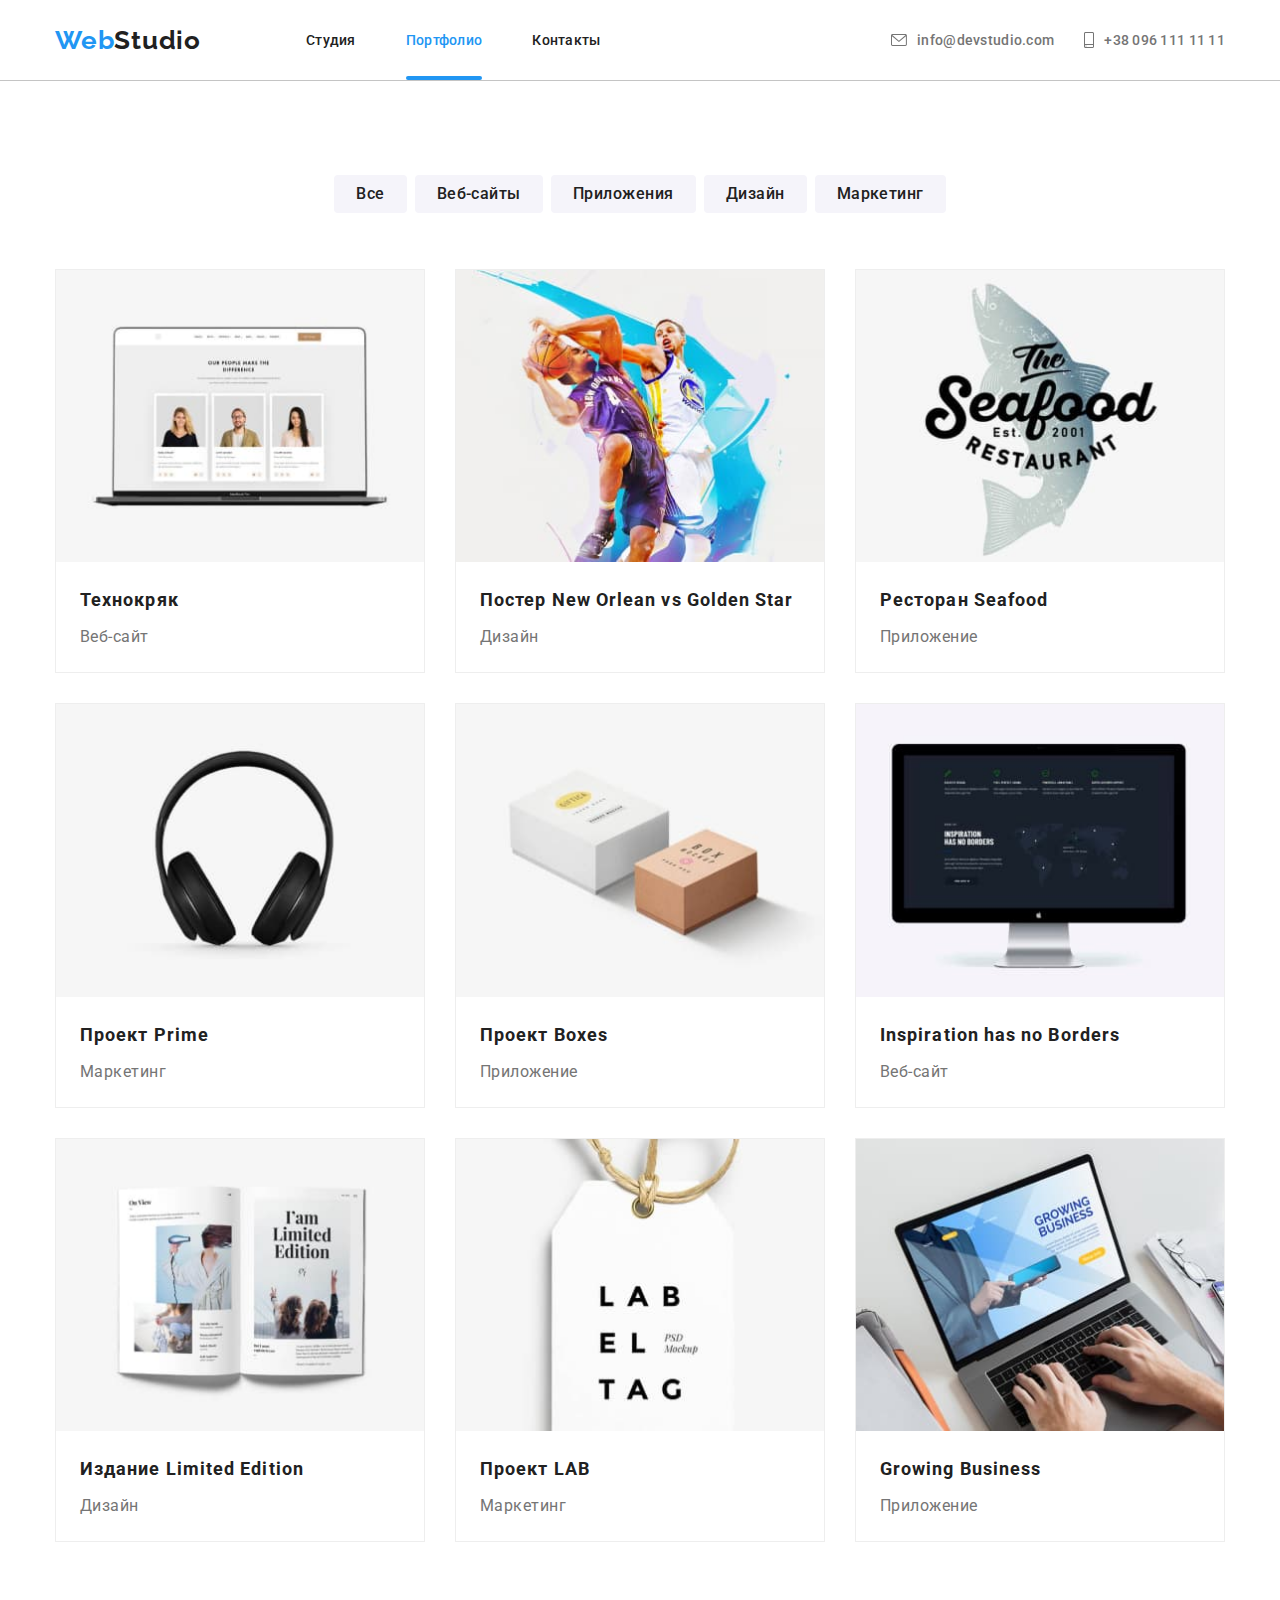
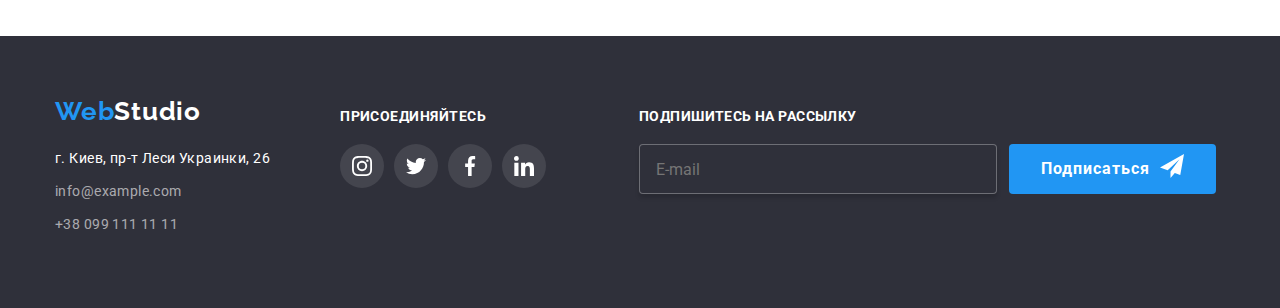
<file: portfolio.html>
<!DOCTYPE html>
<html lang="ru">

<head>
    <meta charset="UTF-8">
    <meta http-equiv="X-UA-Compatible" content="IE=edge">
    <meta name="viewport" content="width=device-width, initial-scale=1.0">
    <title>Document</title>
    <link
        href="https://fonts.googleapis.com/css2?family=Raleway:wght@700&family=Roboto:wght@400;500;700;900&display=swap"
        rel="stylesheet">
    <link rel="stylesheet"
        href="https://cdnjs.cloudflare.com/ajax/libs/modern-normalize/1.1.0/modern-normalize.min.css">
        <link rel="stylesheet" href="./css/main.min.css">

</head>

<body>
    <!-- Header -->
    <header class="header ">
        <div class="container header__container">
            <div class="header__block ">
                <a class="logo" href="index.html">
                    <span class="logo__part">Web</span>Studio
                </a>
                <button class="header__open-btn js-open-menu">
                    <svg class="header__icon" width='40' height='40'>
                        <use href="./images/icons.svg#icon-menu"></use>
                    </svg>
                </button>
            </div>
    
            <nav class="header__nav">
                <ul class="header__list">
                    <li class="header__item">
                        <a class="link " href="./index.html">Студия</a>
                    </li>
                    <li class="header__item">
                        <a class="link current" href="./portfolio.html">Портфолио</a>
                    </li>
                    <li class="header__item">
                        <a class="link" href="">Контакты</a>
                    </li>
                </ul>
            </nav>
            <ul class="contacts">
                <li class="header__item contacts__item">
                    <a class="link contacts__link contact" href="mailto:info@devstudio.com">
                        <svg class="envelope contact-icon">
                            <use href="./images/icons.svg#icon-envelope"></use>
                        </svg>
                        info@devstudio.com
                    </a>
                </li>
                <li class="header__item contacts__item">
    
                    <a class="link contacts__link" href="tel:+380961111111"><svg class="smartphone contact-icon ">
                            <use href="./images/icons.svg#icon-smartphone"></use>
                        </svg>
                        +38 096 111 11 11
                    </a>
                </li>
            </ul>
        </div>
        <div class="mob-menu js-menu-container">
            <button class="mob-menu__btn js-close-menu">
                <svg class="mob-menu__icon-close" width="40" height="40">
                    <use href="./images/icons.svg#icon-close"></use>
                </svg>
            </button>
            <div class="mob-menu__wraper">
                <ul class="mob-menu__list">
                    <li class="mob-menu__item">
                        <a href="./index.html" class="mob-menu__link ">
                            Студия
                        </a>
                    </li>
                    <li class="mob-menu__item">
                        <a href="./portfolio.html" class="mob-menu__link mob-currant">
                            Портфолио
                        </a>
                    </li>
                    <li class="mob-menu__item">
                        <a href="" class="mob-menu__link">
                            Контакты
                        </a>
                    </li>
                </ul>
                <div class="mob-menu__bottom">
                    <ul class="mob-menu__contact">
                        <li class="mob-menu__pice">
                            <a href="tel:+380961111111" class="mob-menu__tel">
                                +38 096 111 11 11
                            </a>
                        </li>
                        <li class="mob-menu__pice">
                            <a href="mail:info@devstudio.com" class="mob-menu__mail">
                                info@devstudio.com
                            </a>
                        </li>
                    </ul>
                    <ul class="mob-menu__social">
                        <li class="mob-menu__soc-item">
                            <a href="" class="mob-menu__soc-list">
                                Instagram
                            </a>
                        </li>
                        <li class="mob-menu__soc-item">
                            <a href="" class="mob-menu__soc-list">
                                Twitter
                            </a>
                        </li>
                        <li class="mob-menu__soc-item">
                            <a href="" class="mob-menu__soc-list">
                                Facebook
                            </a>
                        </li>
                        <li class="mob-menu__soc-item">
                            <a href="" class="mob-menu__soc-list">
                                LinkedIn
                            </a>
                        </li>
                    </ul>
                </div>
            </div>
        </div>
    
    </header>

    <!-- Main -->
    <main>
        <section class="section">
            <div class="container">
                <ul class="radio">
                    <li class="radio__item">
                        <button class="radio__btn" type="button">Все

                        </button>
                    </li>
                    <li class="radio__item">
                        <button class="radio__btn" type="button">Веб-сайты

                        </button>
                    </li>
                    <li class="radio__item">
                        <button class="radio__btn" type="button">Приложения

                        </button>
                    </li>
                    <li class="radio__item">
                        <button class="radio__btn" type="button">Дизайн

                        </button>
                    </li>
                    <li class="radio__item">
                        <button class="radio__btn" type="button">Маркетинг

                        </button>
                    </li>
                </ul>
                
                <ul class="exemples">
                    <li class="exemples__item">
                        <a class="exemples__link" href="">
                            <div class="exemples__img-box">
                                <picture>
                                    <source srcset="./images/img/portfolio/img1-desktop.jpg 1x, ./images/img/portfolio/img1-desktop@2x.jpg 2x" media="(min-width:1200px)">
                                    <source srcset="./images/img/portfolio/img1-tablet.jpg 1x, ./images/img/portfolio/img1-tablet@2x.jpg 2x" media="(min-width:758px)">
                                    <source srcset="./images/img/portfolio/img1-phone.jpg 1x, ./images/img/portfolio/img1-phone@2x.jpg 2x" media="(min-width:480px)">                                    
                                    <img src="./images/img/portfolio/img1-phone.jpg" alt="Leptop" width="450" height="294">
                                </picture>
                                    <div class="exemples__overlay">
                                    <p class="exemples__text">
                                        Технокряк это современная площадка распространения коронавируса. Компании используют эту платформу для цифрового
                                        шпионажа и атак на защищённые сервера конкурентов.
                                    </p>
                                </div>
                            </div>
                            <div class="exemples__wraper">
                                <h2 class="exemples__title">Технокряк</h2>
                                <p class="exemples__definition">Веб-сайт</p>
                            </div>
                        </a>
                    </li>
                
                    <li class="exemples__item">
                        <a class="exemples__link" href="">
                            <div class="exemples__img-box">
                                <picture>
                                    <source srcset="./images/img/portfolio/img2-desktop.jpg 1x, ./images/img/portfolio/img2-desktop@2x.jpg 2x"
                                        media="(min-width:1200px)">
                                    <source srcset="./images/img/portfolio/img2-tablet.jpg 1x, ./images/img/portfolio/img2-tablet@2x.jpg 2x"
                                        media="(min-width:758px)">
                                    <source srcset="./images/img/portfolio/img2-phone.jpg 1x, ./images/img/portfolio/img2-phone@2x.jpg 2x"
                                        media="(min-width:480px)">
                                    <img src="./images/img/portfolio/img2-phone.jpg" alt="basketball" width="450" height="294">
                                </picture>                                
                                <div class="exemples__overlay">
                                    <p class="exemples__text">
                                        Технокряк это современная площадка распространения коронавируса. Компании используют эту платформу для цифрового
                                        шпионажа и атак на защищённые сервера конкурентов.
                                    </p>
                                </div>
                            </div>
                            <div class="exemples__wraper">
                                <h2 class="exemples__title">Постер New Orlean vs Golden Star</h2>
                                <p class="exemples__definition">Дизайн</p>
                            </div>
                        </a>
                    </li>
                
                    <li class="exemples__item">
                        <a class="exemples__link" href="">
                            <div class="exemples__img-box">
                                <picture>
                                    <source srcset="./images/img/portfolio/img3-desktop.jpg 1x, ./images/img/portfolio/img3-desktop@2x.jpg 2x"
                                        media="(min-width:1200px)">
                                    <source srcset="./images/img/portfolio/img3-tablet.jpg 1x, ./images/img/portfolio/img3-tablet@2x.jpg 2x"
                                        media="(min-width:758px)">
                                    <source srcset="./images/img/portfolio/img3-phone.jpg 1x, ./images/img/portfolio/img3-phone@2x.jpg 2x"
                                        media="(min-width:480px)">
                                    <img src="./images/img/portfolio/img3-phone.jpg" alt="seafood" width="450" height="294">
                                </picture>                               
                                <div class="exemples__overlay">
                                    <p class="exemples__text">
                                        Технокряк это современная площадка распространения коронавируса. Компании используют эту платформу для цифрового
                                        шпионажа и атак на защищённые сервера конкурентов.
                                    </p>
                                </div>
                            </div>
                            <div class="exemples__wraper">
                                <h2 class="exemples__title">Ресторан Seafood</h2>
                                <p class="exemples__definition">Приложение</p>
                            </div>
                        </a>
                    </li>
                
                    <li class="exemples__item">
                        <a class="exemples__link" href="">
                            <div class="exemples__img-box">
                                <picture>
                                    <source srcset="./images/img/portfolio/img4-desktop.jpg 1x, ./images/img/portfolio/img4-desktop@2x.jpg 2x"
                                        media="(min-width:1200px)">
                                    <source srcset="./images/img/portfolio/img4-tablet.jpg 1x, ./images/img/portfolio/img4-tablet@2x.jpg 2x"
                                        media="(min-width:758px)">
                                    <source srcset="./images/img/portfolio/img4-phone.jpg 1x, ./images/img/portfolio/img4-phone@2x.jpg 2x"
                                        media="(min-width:480px)">
                                    <img src="./images/img/portfolio/img4-phone.jpg" alt="headphones" width="450" height="294">
                                </picture>
                                <div class="exemples__overlay">
                                    <p class="exemples__text">
                                        Технокряк это современная площадка распространения коронавируса. Компании используют эту платформу для цифрового
                                        шпионажа и атак на защищённые сервера конкурентов.
                                    </p>
                                </div>
                            </div>
                            <div class="exemples__wraper">
                                <h2 class="exemples__title">Проект Prime</h2>
                                <p class="exemples__definition">Маркетинг</p>
                            </div>
                        </a>
                    </li>
                
                    <li class="exemples__item">
                        <a class="exemples__link" href="">
                            <div class="exemples__img-box">
                                <picture>
                                    <source srcset="./images/img/portfolio/img5-desktop.jpg 1x, ./images/img/portfolio/img5-desktop@2x.jpg 2x"
                                        media="(min-width:1200px)" >
                                    <source srcset="./images/img/portfolio/img5-tablet.jpg 1x, ./images/img/portfolio/img5-tablet@2x.jpg 2x"
                                        media="(min-width:758px)" >
                                    <source srcset="./images/img/portfolio/img5-phone.jpg 1x, ./images/img/portfolio/img5-phone@2x.jpg 2x"
                                        media="(min-width:480px)" >
                                    <img src="./images/img/portfolio/img5-phone.jpg" alt="boxes" width="450" height="294">
                                </picture>
                                <div class="exemples__overlay">
                                    <p class="exemples__text">
                                        Технокряк это современная площадка распространения коронавируса. Компании используют эту платформу для цифрового
                                        шпионажа и атак на защищённые сервера конкурентов.
                                    </p>
                                </div>
                            </div>
                            <div class="exemples__wraper">
                                <h2 class="exemples__title">Проект Boxes</h2>
                                <p class="exemples__definition">Приложение</p>
                            </div>
                        </a>
                    </li>
                
                    <li class="exemples__item">
                        <a class="exemples__link" href="">
                            <div class="exemples__img-box">
                                <picture>
                                    <source srcset="./images/img/portfolio/img6-desktop.jpg 1x, ./images/img/portfolio/img6-desktop@2x.jpg 2x"
                                        media="(min-width:1200px)">
                                    <source srcset="./images/img/portfolio/img6-tablet.jpg 1x, ./images/img/portfolio/img6-tablet@2x.jpg 2x"
                                        media="(min-width:758px)">
                                    <source srcset="./images/img/portfolio/img6-phone.jpg 1x, ./images/img/portfolio/img6-phone@2x.jpg 2x"
                                        media="(min-width:480px)" >
                                    <img src="./images/img/portfolio/img6-phone.jpg" alt="monitour" width="450" height="294">
                                </picture>
                                <div class="exemples__overlay">
                                    <p class="exemples__text">
                                        Технокряк это современная площадка распространения коронавируса. Компании используют эту платформу для цифрового
                                        шпионажа и атак на защищённые сервера конкурентов.
                                    </p>
                                </div>
                            </div>
                            <div class="exemples__wraper">
                                <h2 class="exemples__title">Inspiration has no Borders</h2>
                                <p class="exemples__definition">Веб-сайт</p>
                            </div>
                        </a>
                    </li>
                
                    <li class="exemples__item">
                        <a class="exemples__link" href="">
                            <div class="exemples__img-box">
                                <picture>
                                    <source srcset="./images/img/portfolio/img7-desktop.jpg 1x, ./images/img/portfolio/img7-desktop@2x.jpg 2x"
                                        media="(min-width:1200px)" >
                                    <source srcset="./images/img/portfolio/img7-tablet.jpg 1x, ./images/img/portfolio/img7-tablet@2x.jpg 2x"
                                        media="(min-width:758px)" >
                                    <source srcset="./images/img/portfolio/img7-phone.jpg 1x, ./images/img/portfolio/img7-phone@2x.jpg 2x"
                                        media="(min-width:480px)">
                                    <img src="./images/img/portfolio/img7-phone.jpg" alt="magasine" width="450" height="294">
                                </picture>
                                <div class="exemples__overlay">
                                    <p class="exemples__text">
                                        Технокряк это современная площадка распространения коронавируса. Компании используют эту платформу для цифрового
                                        шпионажа и атак на защищённые сервера конкурентов.
                                    </p>
                                </div>
                            </div>
                            <div class="exemples__wraper">
                                <h2 class="exemples__title">Издание Limited Edition</h2>
                                <p class="exemples__definition">Дизайн</p>
                            </div>
                        </a>
                    </li>
                    <li class="exemples__item">
                        <a class="exemples__link" href="">
                            <div class="exemples__img-box">
                                <picture>
                                    <source srcset="./images/img/portfolio/img8-desktop.jpg 1x, ./images/img/portfolio/img8-desktop@2x.jpg 2x"
                                        media="(min-width:1200px)">
                                    <source srcset="./images/img/portfolio/img8-tablet.jpg 1x, ./images/img/portfolio/img8-tablet@2x.jpg 2x"
                                        media="(min-width:758px)">
                                    <source srcset="./images/img/portfolio/img8-phone.jpg 1x, ./images/img/portfolio/img8-phone@2x.jpg 2x"
                                        media="(min-width:480px)">
                                    <img src="./images/img/portfolio/img8-phone.jpg" alt="label-tag" width="450" height="294">
                                </picture>                               
                                <div class="exemples__overlay">
                                    <p class="exemples__text">
                                        Технокряк это современная площадка распространения коронавируса. Компании используют эту платформу для цифрового
                                        шпионажа и атак на защищённые сервера конкурентов.
                                    </p>
                                </div>
                            </div>
                            <div class="exemples__wraper">
                                <h2 class="exemples__title">Проект LAB</h2>
                                <p class="exemples__definition">Маркетинг</p>
                            </div>
                        </a>
                    </li>
                    <li class="exemples__item">
                        <a class="exemples__link" href="">
                            <div class="exemples__img-box">
                                <picture>
                                    <source srcset="./images/img/portfolio/img9-desktop.jpg 1x, ./images/img/portfolio/img9-desktop@2x.jpg 2x"
                                        media="(min-width:1200px)">
                                    <source srcset="./images/img/portfolio/img9-tablet.jpg 1x, ./images/img/portfolio/img9-tablet@2x.jpg 2x"
                                        media="(min-width:758px)">
                                    <source srcset="./images/img/portfolio/img9-phone.jpg 1x, ./images/img/portfolio/img9-phone@2x.jpg 2x"
                                        media="(min-width:480px)">
                                    <img src="./images/img/portfolio/img9-phone.jpg" alt="growing-business" width="450" height="294">
                                </picture>                               
                                <div class="exemples__overlay">
                                    <p class="exemples__text">
                                        Технокряк это современная площадка распространения коронавируса. Компании используют эту платформу для цифрового
                                        шпионажа и атак на защищённые сервера конкурентов.
                                    </p>
                                </div>
                            </div>
                            <div class="exemples__wraper">
                                <h2 class="exemples__title">Growing Business</h2>
                                <p class="exemples__definition">Приложение</p>
                            </div>
                        </a>
                    </li>
                </ul>
            </div>
        </section>
    </main>

    <!-- Footer -->
    <footer class="footer section">
        <div class="container footer__box">
            <div class="footer__block">
                <div class="address">
                    <a class="logo" href="index.html">
                        <span class="logo__part">Web</span><span class="logo__light-part">Studio</span>
                    </a>
                    <address class="address__box">
                        <ul>
                            <li class="address__item">
                                <a class="link address__link address__link--light"
                                    href="https://www.google.com/maps/place/%D0%B1%D1%83%D0%BB.+%D0%9B%D0%B5%D1%81%D0%B8+%D0%A3%D0%BA%D1%80%D0%B0%D0%B8%D0%BD%D0%BA%D0%B8,+26,+%D0%9A%D0%B8%D0%B5%D0%B2,+02000/@50.4265807,30.5361971,17z/data=!3m1!4b1!4m5!3m4!1s0x40d4cf0e033ecbe9:0x57a4dffefec77da0!8m2!3d50.4265807!4d30.5383858">
                                    г. Киев, пр-т Леси Украинки, 26
                                </a>
                            </li>
                            <li class="address__item">
                                <a class="link address__link" href="mailto:info@example.com"> info@example.com</a>
                            </li>
                            <li class="address__item">
                                <a class="link address__link" href="tel:+380991111111"> +38 099 111 11 11</a>
                            </li>
                        </ul>
                    </address>
                </div>
                <div class="footer__social-net">
                    <h3 class="title social-net-footer__title">присоединяйтесь</h3>
                    <ul class="social-net">
                        <li class="social-net__item">
                            <a href="" class="social-net__link social-net__link--dark">
                                <svg class="social-net__icon social-net__icon--light">
                                    <use href="./images/icons.svg#icon-instagram"></use>
                                </svg>
                            </a>
                        </li>
                        <li class="social-net__item">
                            <a href="" class="social-net__link social-net__link--dark">
                                <svg class="social-net__icon social-net__icon--light">
                                    <use href="./images/icons.svg#icon-twitter"></use>
                                </svg>
                            </a>
                        </li>
                        <li class="social-net__item">
                            <a href="" class="social-net__link social-net__link--dark">
                                <svg class="social-net__icon social-net__icon--light">
                                    <use href="./images/icons.svg#icon-facebook"></use>
                                </svg>
                            </a>
                        </li>
                        <li class="social-net__item">
                            <a href="" class="social-net__link social-net__link--dark">
                                <svg class="social-net__icon social-net__icon--light">
                                    <use href="./images/icons.svg#icon-linkedin"></use>
                                </svg>
                            </a>
                        </li>
                    </ul>
                </div>
            </div>
                <div class="footer-form">
                <h3 class="title footer-form__title">Подпишитесь на рассылку</h3>
                <form class="footer-form__fild">
                    <input type="email" class="footer-form__input" placeholder="E-mail" name="email-fild">
                    <button class="btn footer-form__btn" type="submit">
                        <span>Подписаться</span>
                        <svg class="footer-form__icon">
                            <use href="./images/icons.svg#icon-icon-send"></use>
                        </svg>
                    </button>
                </form>
            </div>
    
    
        </div>
    
    
    </footer>
    
    
<script src="./js/mob-menu.js"></script>
    
    </body>
    
    </html>
</file>
<file: css/main.min.css>
*,*::before,*::after{-webkit-box-sizing:border-box;box-sizing:border-box}h1,h2,h3,h4,h5,h6,p{padding:0;margin:0}ul{list-style:none;padding:0;margin:0}a{text-decoration:none}address{font-style:normal}button{border:0}span{margin:0}body{font-family:Roboto, sans-serif;color:#757575;letter-spacing:0.03em;background-color:#fff}img{display:block;max-width:100%;height:auto}.link{color:#212121;text-decoration:none;font-weight:500;font-size:14px;line-height:calc(16 / 14);letter-spacing:0.02em;-webkit-transition:color 250ms cubic-bezier(0.4, 0, 0.2, 1);transition:color 250ms cubic-bezier(0.4, 0, 0.2, 1)}.link:hover,.link:focus{color:#2196f3}.current{position:relative;color:#2196f3}.current::after{position:absolute;bottom:0px;display:block;content:"";border-radius:2px;width:100%;height:4px;background-color:#2196f3}.title{color:#212121}.btn{display:block;margin-right:auto;margin-left:auto;border:0px;padding:10px 32px;border-radius:4px;width:auto;height:50px;color:#fff;font-weight:700;font-size:16px;line-height:1.87;letter-spacing:0.06em;background-color:#2196f3;cursor:pointer;font-family:inherit}.second-title{margin-bottom:30px;margin-top:0;text-align:center;color:#212121;font-weight:700;font-size:36px;line-height:1.16;letter-spacing:0.03em}@media screen and (min-width: 1200px){.second-title{margin-bottom:50px}}.section{padding-top:60px;padding-bottom:60px}@media screen and (min-width: 1200px){.section{padding-top:94px;padding-bottom:94px}}.container{max-width:480px;padding-right:15px;padding-left:15px;margin-top:0;margin-right:auto;margin-left:auto}@media screen and (min-width: 768px){.container{max-width:768px}}@media screen and (min-width: 1200px){.container{max-width:1200px}}.backdrop{position:fixed;z-index:1;top:0;left:0;width:100%;height:100%;background-color:rgba(0,0,0,0.2);-webkit-transition:opacity 250ms cubic-bezier(0.4, 0, 0.2, 1);transition:opacity 250ms cubic-bezier(0.4, 0, 0.2, 1)}.is-hidden{visibility:hidden;opacity:0;pointer-events:none}.modal{position:absolute;top:50%;left:50%;width:450px;height:581px;border-radius:4px;-webkit-box-shadow:0px 2px 1px 0px rgba(0,0,0,0.2),0px 1px 1px 0px rgba(0,0,0,0.14),0px 1px 3px 0px rgba(0,0,0,0.12);box-shadow:0px 2px 1px 0px rgba(0,0,0,0.2),0px 1px 1px 0px rgba(0,0,0,0.14),0px 1px 3px 0px rgba(0,0,0,0.12);background-color:#fff;opacity:1;-webkit-transform:scale(1) translate(-50%, -50%);transform:scale(1) translate(-50%, -50%);-webkit-transition:-webkit-transform 250ms cubic-bezier(0.4, 0, 0.2, 1);transition:-webkit-transform 250ms cubic-bezier(0.4, 0, 0.2, 1);transition:transform 250ms cubic-bezier(0.4, 0, 0.2, 1);transition:transform 250ms cubic-bezier(0.4, 0, 0.2, 1), -webkit-transform 250ms cubic-bezier(0.4, 0, 0.2, 1)}@media screen and (min-width: 1200px){.modal{width:528px}}.modal__btn-close{position:absolute;z-index:999;right:8px;top:8px;display:-webkit-box;display:-ms-flexbox;display:flex;-webkit-box-pack:center;-ms-flex-pack:center;justify-content:center;-webkit-box-align:center;-ms-flex-align:center;align-items:center;border:1px solid rgba(0,0,0,0.1);border-radius:50%;width:30px;height:30px;background-color:#ffffff;cursor:pointer}.modal__icon-close{width:18px;height:18px;-webkit-transition:fill 250ms cubic-bezier(0.4, 0, 0.2, 1);transition:fill 250ms cubic-bezier(0.4, 0, 0.2, 1)}.modal__btn-close:hover .modal__icon-close{fill:#2196f3}.is-hidden .modal{-webkit-transform:translate(-50%, -50%) scale(0.5);transform:translate(-50%, -50%) scale(0.5)}.form{display:-webkit-box;display:-ms-flexbox;display:flex;-webkit-box-orient:vertical;-webkit-box-direction:normal;-ms-flex-direction:column;flex-direction:column;padding:40px;position:absolute;top:50%;left:50%;width:100%;height:100%;-webkit-transform:translate(-50%, -50%);transform:translate(-50%, -50%)}.form__title{margin-bottom:12px;font-size:20px;line-height:calc(23.44 / 20);letter-spacing:0.03em;text-align:center}.form__label{margin-bottom:10px;position:relative;display:-webkit-box;display:-ms-flexbox;display:flex;-webkit-box-orient:vertical;-webkit-box-direction:normal;-ms-flex-direction:column;flex-direction:column;font-size:12px;line-height:calc(14.06 / 12);letter-spacing:0.01em}.form__fild{margin-top:4px;padding-left:42px;width:100%;height:40px;border-radius:4px;border:1px solid rgba(33,33,33,0.2);-webkit-transition:border-color 250ms cubic-bezier(0.4, 0, 0.2, 1);transition:border-color 250ms cubic-bezier(0.4, 0, 0.2, 1)}.form__fild:focus{border-color:#2196f3;outline:transparent}.form__textarea{padding:12px 16px;resize:none;height:120px}.form__textarea-label{margin-bottom:20px;background-image:url(../images/check.svg)}.form__icon{position:absolute;margin-left:12px;bottom:11px;left:0;width:18px;height:18px;-webkit-transition:fill 250ms cubic-bezier(0.4, 0, 0.2, 1);transition:fill 250ms cubic-bezier(0.4, 0, 0.2, 1)}.form__fild:focus+.form__icon{fill:#2196f3}.form .btn:hover,.form .btn:focus{background-color:#188ce8;-webkit-box-shadow:0px 4px 4px 0px rgba(0,0,0,0.15);box-shadow:0px 4px 4px 0px rgba(0,0,0,0.15)}.checkbox{display:-webkit-box;display:-ms-flexbox;display:flex;-webkit-box-align:center;-ms-flex-align:center;align-items:center;margin-bottom:30px;font-size:12px;letter-spacing:.03em;font-weight:400;line-height:calc(24 / 14);cursor:pointer}@media screen and (min-width: 1200px){.checkbox{font-size:14px;letter-spacing:.03em;font-weight:400}}.checkbox__fild{-webkit-appearance:none;-moz-appearance:none;appearance:none;position:absolute}.checkbox__icon{display:inline-block;margin-right:9px;background-size:cover;width:16px;height:15px;background-image:url(../images/unchecked.svg)}.checkbox__fild:checked+.checkbox__icon{background-image:url(../images/cheked.svg)}.checkbox__link{margin-left:4px;color:#2196f3;text-decoration:underline}.header{border-bottom:1px solid #c4c4c4}.header__open-btn{background-color:transparent}.header__open-btn:hover{fill:#2196f3}@media screen and (min-width: 768px){.header__icon{display:none}}.header__container{display:-webkit-box;display:-ms-flexbox;display:flex;-webkit-box-align:center;-ms-flex-align:center;align-items:center;-webkit-box-pack:justify;-ms-flex-pack:justify;justify-content:space-between}@media screen and (min-width: 1200px){.header__container{-webkit-box-pack:start;-ms-flex-pack:start;justify-content:start}}.header__block{position:relative;display:-webkit-box;display:-ms-flexbox;display:flex;-webkit-box-pack:justify;-ms-flex-pack:justify;justify-content:space-between;-webkit-box-align:center;-ms-flex-align:center;align-items:center}@media screen and (max-width: 767px){.header__block{width:100%}}.header__list{display:-webkit-box;display:-ms-flexbox;display:flex;margin-top:0;margin-bottom:0}.header__item{display:-webkit-box;display:-ms-flexbox;display:flex;-webkit-box-align:center;-ms-flex-align:center;align-items:center;margin-right:50px}.header__item:last-child{margin:0}.header__nav{display:-webkit-box;display:-ms-flexbox;display:flex;-webkit-box-align:center;-ms-flex-align:center;align-items:center}@media screen and (max-width: 767px){.header__nav{display:none}}@media screen and (min-width: 1200px){.header__nav{margin-left:93px}}.header__nav .link{padding-top:16px;padding-bottom:16px}@media screen and (min-width: 768px){.header__nav .link{padding-top:21px;padding-bottom:21px}}@media screen and (min-width: 1200px){.header__nav .link{padding-top:32px;padding-bottom:32px}}@media screen and (max-width: 767px){.contacts{display:none}}@media screen and (min-width: 1200px){.contacts{margin-left:auto;display:-webkit-box;display:-ms-flexbox;display:flex;-webkit-box-align:center;-ms-flex-align:center;align-items:center}}.contacts__item{margin-right:0}.contacts__item+.contacts__item{margin-top:10px}@media screen and (min-width: 1200px){.contacts__item+.contacts__item{margin-top:0;margin-left:30px}}.contacts__link{display:-webkit-box;display:-ms-flexbox;display:flex;-webkit-box-align:center;-ms-flex-align:center;align-items:center;color:#757575;letter-spacing:0.02em}.envelope{margin-right:10px;width:16px;height:12px;fill:#757575;-webkit-transition:fill 250ms cubic-bezier(0.4, 0, 0.2, 1);transition:fill 250ms cubic-bezier(0.4, 0, 0.2, 1)}.link:hover .envelope,.link:focus .envelope{fill:#2196f3}.smartphone{margin-right:10px;width:10px;height:16px;fill:#757575;-webkit-transition:fill 250ms cubic-bezier(0.4, 0, 0.2, 1);transition:fill 250ms cubic-bezier(0.4, 0, 0.2, 1)}.link:hover .smartphone,.link:focus .smartphone{fill:#2196f3}.footer{padding-top:60px;padding-bottom:60px;background-color:#2f303a}@media screen and (min-width: 768px){.footer__block{display:-webkit-box;display:-ms-flexbox;display:flex;-ms-flex-pack:distribute;justify-content:space-around;margin-bottom:60px}}@media screen and (min-width: 1200px){.footer__block{margin-bottom:0;-webkit-box-pack:start;-ms-flex-pack:start;justify-content:start}}@media screen and (min-width: 1200px){.footer__box{display:-webkit-box;display:-ms-flexbox;display:flex}}.footer__social-net{margin-bottom:60px}.address{display:-webkit-box;display:-ms-flexbox;display:flex;-webkit-box-orient:vertical;-webkit-box-direction:normal;-ms-flex-direction:column;flex-direction:column;-webkit-box-align:center;-ms-flex-align:center;align-items:center;margin-bottom:60px}@media screen and (min-width: 768px){.address{margin-right:0;margin-left:0;margin-bottom:0}}@media screen and (min-width: 1200px){.address{-ms-flex-negative:0;flex-shrink:0;margin-right:70px;-webkit-box-align:start;-ms-flex-align:start;align-items:flex-start}}.address__box{margin-top:20px}.address__link{font-family:Roboto, sans-serif;color:rgba(255,255,255,0.6);font-style:normal;line-height:1.71;font-size:14px;letter-spacing:.03em;font-weight:400;display:block}.address__link--light{color:#fff}.address__item{margin-bottom:9px;text-align:center}@media screen and (min-width: 1200px){.address__item{text-align:left}}.address__item:last-child{margin:0}.social-net-footer__title{margin-bottom:20px;text-align:center;text-transform:uppercase;font-size:14px;line-height:1.17;letter-spacing:3%;color:#fff}@media screen and (min-width: 768px){.social-net-footer__title{margin-top:5px}}@media screen and (min-width: 1200px){.social-net-footer__title{margin-top:12px;text-align:left}}.footer-form{margin-top:12px}@media screen and (min-width: 1200px){.footer-form{margin-left:93px}}.footer-form__title{margin-bottom:20px;text-align:center;font-weight:700;font-size:14px;line-height:calc(16.41 / 14);letter-spacing:0.03em;text-transform:uppercase;color:#fff}@media screen and (min-width: 1200px){.footer-form__title{text-align:left}}@media screen and (min-width: 1200px){.footer-form__fild{display:-webkit-box;display:-ms-flexbox;display:flex}}.footer-form__input{display:block;margin-right:auto;margin-left:auto;width:430px;height:50px;margin-bottom:20px;padding-left:16px;border:1px solid rgba(255,255,255,0.3);-webkit-box-shadow:0px 4px 4px 0px rgba(0,0,0,0.15);box-shadow:0px 4px 4px 0px rgba(0,0,0,0.15);border-radius:4px;background-color:#2f303a;color:#fff}@media screen and (max-width: 430px){.footer-form__input{width:300px}}@media screen and (min-width: 1200px){.footer-form__input{margin-left:0;margin-right:12px;width:358px}}.footer-form__btn{display:-webkit-box;display:-ms-flexbox;display:flex;margin-left:auto;margin-right:auto}@media screen and (min-width: 1200px){.footer-form__btn{margin-left:0;margin-right:0}}.footer-form__btn:hover,.footer-form__btn:focus{background-color:#188ce8}.footer-form__icon{margin-left:10px;width:24px;height:24px;fill:#fff}.logo{font-family:Raleway, sans-serif;color:#212121;line-height:1.19;font-size:24px;letter-spacing:.03em;font-weight:700}@media screen and (min-width: 1200px){.logo{font-size:26px;letter-spacing:.03em;font-weight:700}}.logo__part{color:#2196f3}.logo__light-part{color:#fff}.social-net{display:-webkit-box;display:-ms-flexbox;display:flex;-webkit-box-pack:center;-ms-flex-pack:center;justify-content:center}.social-net__item{margin-right:10px;width:44px;height:44px}.social-net__item:last-child{margin:0}.social-net__link{display:-webkit-box;display:-ms-flexbox;display:flex;-webkit-box-pack:center;-ms-flex-pack:center;justify-content:center;-webkit-box-align:center;-ms-flex-align:center;align-items:center;border-radius:50%;height:100%;-webkit-transition:background-color 250ms cubic-bezier(0.4, 0, 0.2, 1);transition:background-color 250ms cubic-bezier(0.4, 0, 0.2, 1)}.social-net__link:last-child{margin:0}.social-net__link:hover,.social-net__link:focus{background-color:#2196f3}.social-net__link--dark{background-color:rgba(255,255,255,0.1)}.social-net__icon{width:20px;height:20px;fill:#afb1b8;-webkit-transition:fill 250ms cubic-bezier(0.4, 0, 0.2, 1);transition:fill 250ms cubic-bezier(0.4, 0, 0.2, 1)}.social-net__icon--light{fill:#fff}.social-net__link:hover .social-net__icon,.social-net__link:focus .social-net__icon{fill:#fff}.mob-menu{display:none;position:fixed;z-index:2;left:0;top:0;padding:48px 0 48px 40px;width:100vw;height:100vh;background-color:#fff}.mob-menu__wraper{display:-webkit-box;display:-ms-flexbox;display:flex;-webkit-box-orient:vertical;-webkit-box-direction:normal;-ms-flex-direction:column;flex-direction:column;-webkit-box-pack:justify;-ms-flex-pack:justify;justify-content:space-between;height:100%}.mob-menu__btn{position:absolute;top:10px;right:15px;display:-webkit-box;display:-ms-flexbox;display:flex;-webkit-box-align:center;-ms-flex-align:center;align-items:center;-webkit-box-pack:center;-ms-flex-pack:center;justify-content:center;background-color:transparent;cursor:pointer;padding:0}.mob-menu__item{margin-bottom:32px}.mob-menu__item:last-child{margin-bottom:0}.mob-menu__link{font-size:40px;letter-spacing:.02em;font-weight:500;line-height:calc(46.88 / 40);color:#212121}.mob-menu__contact{margin-bottom:62px}.mob-menu__pice+.mob-menu__pice{margin-top:32px}.mob-menu__tel{font-size:34px;letter-spacing:.02em;font-weight:500;line-height:calc(39.84 / 34);color:#2196f3}.mob-menu__mail{font-size:24px;letter-spacing:.02em;font-weight:500;line-height:calc(28.13 / 24);color:#757575}.mob-menu__icon-close{background-color:#fff}.mob-menu__btn .mob-menu__icon-close:hover{fill:#2196f3}.mob-menu__social{display:-webkit-box;display:-ms-flexbox;display:flex;margin-left:-10px}.mob-menu__soc-item:nth-child(-n+3){border-right:1px solid rgba(33,33,33,0.2)}.mob-menu__soc-list{padding-right:10px;margin-left:10px;font-size:18px;letter-spacing:.02em;font-weight:500;line-height:calc(22 / 18);color:#2196f3}.is-open{display:block}.mob-currant{color:#2196f3}.hero{margin:0 auto;padding-top:118px;padding-bottom:118px;background-image:-webkit-gradient(linear, left top, right top, from(rgba(0,0,0,0.4)), to(rgba(0,0,0,0.4))),url(../images/img/hero/bg-phone.jpg);background-image:linear-gradient(to right, rgba(0,0,0,0.4), rgba(0,0,0,0.4)),url(../images/img/hero/bg-phone.jpg);background-repeat:no-repeat;background-size:cover;background-color:#2f303a}@media (min-device-pixel-ratio: 2), (-webkit-min-device-pixel-ratio: 2), (min-resolution: 192dpi), (min-resolution: 2dppx){.hero{background-image:-webkit-gradient(linear, left top, right top, from(rgba(0,0,0,0.4)), to(rgba(0,0,0,0.4))),url(../images/img/hero/bg-phone@2x.jpg);background-image:linear-gradient(to right, rgba(0,0,0,0.4), rgba(0,0,0,0.4)),url(../images/img/hero/bg-phone@2x.jpg)}}@media screen and (min-width: 1200px){.hero{padding-top:200px;padding-bottom:200px;max-width:1600px;background-image:-webkit-gradient(linear, left top, right top, from(rgba(0,0,0,0.4)), to(rgba(0,0,0,0.4))),url(../images/img/hero/bg-desktop.jpg);background-image:linear-gradient(to right, rgba(0,0,0,0.4), rgba(0,0,0,0.4)),url(../images/img/hero/bg-desktop.jpg)}}@media screen and (min-width: 1200px) and (min-device-pixel-ratio: 2), screen and (min-width: 1200px) and (-webkit-min-device-pixel-ratio: 2), screen and (min-width: 1200px) and (min-resolution: 192dpi), screen and (min-width: 1200px) and (min-resolution: 2dppx){.hero{background-image:-webkit-gradient(linear, left top, right top, from(rgba(0,0,0,0.4)), to(rgba(0,0,0,0.4))),url(../images/img/hero/bg-desktop@2x.jpg);background-image:linear-gradient(to right, rgba(0,0,0,0.4), rgba(0,0,0,0.4)),url(../images/img/hero/bg-desktop@2x.jpg)}}.hero__title{margin-bottom:30px;color:#fff;line-height:1.36;text-transform:uppercase;text-align:center;font-size:26px;letter-spacing:.06em;font-weight:900}@media screen and (min-width: 1200px){.hero__title{font-size:44px;letter-spacing:.06em;font-weight:900}}.hero__btn:hover{background-color:#188ce8;-webkit-box-shadow:0px 4px 4px 0px #00000026;box-shadow:0px 4px 4px 0px #00000026}.description{display:-webkit-box;display:-ms-flexbox;display:flex;-webkit-box-orient:vertical;-webkit-box-direction:normal;-ms-flex-direction:column;flex-direction:column;-ms-flex-wrap:wrap;flex-wrap:wrap}@media screen and (min-width: 768px){.description{-webkit-box-orient:horizontal;-webkit-box-direction:normal;-ms-flex-direction:row;flex-direction:row}}@media screen and (min-width: 1200px){.description{-ms-flex-wrap:nowrap;flex-wrap:nowrap}}.description__item{max-width:450px}.description__item:not(:last-child){margin-bottom:30px}@media screen and (min-width: 768px){.description__item{width:354px;-ms-flex-preferred-size:calc(100% / 2-$indent);flex-basis:calc(100% / 2-$indent)}.description__item:nth-child(2n){margin-left:30px}}@media screen and (min-width: 1200px){.description__item{width:270px;margin-right:30px}.description__item:last-child{margin-right:0}.description__item:nth-child(2n){margin-left:0}.description__item:not(:last-child){margin-bottom:0}}.description__icon-area{display:-webkit-box;display:-ms-flexbox;display:flex;-webkit-box-align:center;-ms-flex-align:center;align-items:center;-webkit-box-pack:center;-ms-flex-pack:center;justify-content:center;margin-bottom:30px;height:120px;border-radius:4px;background-color:#f5f4fa}.description__title{margin-top:0;margin-bottom:10px;font-weight:700;font-size:14px;line-height:1.14;text-transform:uppercase}.description__text{margin:0;font-weight:400;font-size:14px;line-height:1.71;letter-spacing:0.03em}.what-we-do{display:none;padding-top:0}@media screen and (min-width: 1200px){.what-we-do{display:block}}.what-we-do__list{display:-webkit-box;display:-ms-flexbox;display:flex}.what-we-do__item{position:relative;margin-right:30px}.what-we-do__item:last-child{margin-right:0}.what-we-do__title-area{position:absolute;display:-webkit-box;display:-ms-flexbox;display:flex;-webkit-box-pack:center;-ms-flex-pack:center;justify-content:center;-webkit-box-align:center;-ms-flex-align:center;align-items:center;bottom:0;width:100%;height:70px;background-color:rgba(47,48,58,0.8)}.what-we-do__title{font-size:14px;line-height:calc(16.41 / 14);letter-spacing:0.03em;color:#fff;text-transform:uppercase}.team{background-color:#f5f4fa}.team__list{margin:0;padding:0}@media screen and (min-width: 768px){.team__list{display:-webkit-box;display:-ms-flexbox;display:flex;-ms-flex-wrap:wrap;flex-wrap:wrap;margin-left:-30px}}@media screen and (min-width: 1200px){.team__list{-ms-flex-wrap:nowrap;flex-wrap:nowrap}}.team__item{margin-bottom:30px;text-align:center;background-color:#fff;-webkit-box-shadow:0px 2px 1px 0px #00000033, 0px 1px 1px 0px #00000024, 0px 1px 3px 0px #0000001f;box-shadow:0px 2px 1px 0px #00000033, 0px 1px 1px 0px #00000024, 0px 1px 3px 0px #0000001f;border-bottom-right-radius:4px;border-bottom-left-radius:4px}@media screen and (min-width: 768px){.team__item{-ms-flex-preferred-size:calc(100% / 2 - 30px);flex-basis:calc(100% / 2 - 30px);margin-left:30px;margin-bottom:30px}}.team__item:last-child{margin-bottom:0}@media screen and (min-width: 768px){.team__item:nth-last-child(-n+2){margin-bottom:0}}@media screen and (min-width: 1200px){.team__item{margin-bottom:0}}.team__box{padding-top:30px;padding-bottom:30px}.team__title{margin-bottom:10px;font-size:16px;letter-spacing:.03em;font-weight:500;line-height:1.19}.team__text{margin-bottom:16px;font-size:16px;letter-spacing:.03em;font-weight:400;line-height:1.19}.client__list{margin-left:-30px;margin-bottom:-30px;display:-webkit-box;display:-ms-flexbox;display:flex;-webkit-box-pack:center;-ms-flex-pack:center;justify-content:center;-ms-flex-wrap:wrap;flex-wrap:wrap}.client__item{-ms-flex-preferred-size:calc(100% / 2 - 30px);flex-basis:calc(100% / 2 - 30px);margin-left:30px;margin-bottom:30px;width:210px;height:92px}@media screen and (min-width: 768px){.client__item{-ms-flex-preferred-size:calc(100% / 3 - 30px);flex-basis:calc(100% / 3 - 30px)}}@media screen and (min-width: 1200px){.client__item{width:170px;-ms-flex-preferred-size:calc(100% / 6 - 30px);flex-basis:calc(100% / 6 - 30px)}}.client__icon{width:106px;height:60px;fill:#afb1b8;-webkit-transition:fill 250ms cubic-bezier(0.4, 0, 0.2, 1);transition:fill 250ms cubic-bezier(0.4, 0, 0.2, 1)}.client__ink{display:-webkit-box;display:-ms-flexbox;display:flex;-webkit-box-pack:center;-ms-flex-pack:center;justify-content:center;-webkit-box-align:center;-ms-flex-align:center;align-items:center;width:100%;height:100%;border-radius:4px;border:1px solid #afb1b8;-webkit-transition:border-color 250ms cubic-bezier(0.4, 0, 0.2, 1);transition:border-color 250ms cubic-bezier(0.4, 0, 0.2, 1)}.client__ink:hover,.client__ink:focus,.client__ink:hover .client__icon,.client__ink:focus .client__icon{border-color:#2196f3;fill:#2196f3}.radio{display:-webkit-box;display:-ms-flexbox;display:flex;-webkit-box-align:center;-ms-flex-align:center;align-items:center;-ms-flex-wrap:wrap;flex-wrap:wrap;margin-bottom:46px;padding-bottom:0}@media screen and (min-width: 768px){.radio{-webkit-box-pack:center;-ms-flex-pack:center;justify-content:center;margin-bottom:36px}}@media screen and (min-width: 1200px){.radio{margin-bottom:56px}}.radio__item{margin-right:8px}.radio__item:nth-child(-n+3){margin-bottom:21px}@media screen and (min-width: 768px){.radio__item:nth-child(-n+3){margin-bottom:0}}.radio__item:last-child{margin-right:0}.radio__btn{border:0;padding:6px 22px;border-radius:4px;color:#212121;background-color:#f5f4fa;font-weight:500;font-size:16px;line-height:1.62;letter-spacing:0.03em;cursor:pointer;font-family:inherit;-webkit-transition:color 250ms cubic-bezier(0.4, 0, 0.2, 1),background-color 250ms cubic-bezier(0.4, 0, 0.2, 1);transition:color 250ms cubic-bezier(0.4, 0, 0.2, 1),background-color 250ms cubic-bezier(0.4, 0, 0.2, 1)}.radio__btn:hover,.radio__btn:focus{color:#fff;background-color:#2196f3;-webkit-box-shadow:0px 2px 2px 0px #0000001f, 0px 1px 2px 0px #00000014, 0px 3px 1px 0px #0000001a;box-shadow:0px 2px 2px 0px #0000001f, 0px 1px 2px 0px #00000014, 0px 3px 1px 0px #0000001a}.exemples__title{margin-top:0;margin-bottom:4px;color:#212121;font-weight:700;font-size:18px;line-height:2;letter-spacing:0.06em}.exemples__definition{margin-top:0;margin-bottom:0;color:#757575;font-size:16px;line-height:1.87;letter-spacing:0.03em}.exemples{display:-webkit-box;display:-ms-flexbox;display:flex;-ms-flex-wrap:wrap;flex-wrap:wrap;padding-top:0}@media screen and (min-width: 768px){.exemples{margin-bottom:-30px;margin-left:-30px}}.exemples__item{margin-bottom:30px;width:100%}@media screen and (min-width: 768px){.exemples__item{margin-left:30px;margin-bottom:30px;-ms-flex-preferred-size:calc(100% / 2 - 30px);flex-basis:calc(100% / 2 - 30px)}}@media screen and (min-width: 1200px){.exemples__item{margin-left:30px;margin-bottom:30px;-ms-flex-preferred-size:calc(100% / 3 - 30px);flex-basis:calc(100% / 3 - 30px)}}.exemples__link{display:block;height:100%;border:1px solid #eeeeee;-webkit-transition:-webkit-box-shadow 250ms cubic-bezier(0.4, 0, 0.2, 1);transition:-webkit-box-shadow 250ms cubic-bezier(0.4, 0, 0.2, 1);transition:box-shadow 250ms cubic-bezier(0.4, 0, 0.2, 1);transition:box-shadow 250ms cubic-bezier(0.4, 0, 0.2, 1), -webkit-box-shadow 250ms cubic-bezier(0.4, 0, 0.2, 1)}.exemples__link:hover,.exemples__link:focus{-webkit-box-shadow:1px 4px 6px 0px #00000029, 0px 4px 4px 0px #0000000f, 0px 1px 1px 0px #0000001f;box-shadow:1px 4px 6px 0px #00000029, 0px 4px 4px 0px #0000000f, 0px 1px 1px 0px #0000001f}.exemples__img-box{position:relative;overflow:hidden}.exemples__wraper{padding:20px 24px}.exemples__overlay{position:absolute;padding:63px 24px;top:100%;width:100%;height:100%;background-color:rgba(33,150,243,0.9);-webkit-transition:top 250ms cubic-bezier(0.4, 0, 0.2, 1);transition:top 250ms cubic-bezier(0.4, 0, 0.2, 1)}.exemples__link:hover .exemples__overlay,.exemples__link:focus .exemples__overlay{top:0}.exemples__text{font-size:18px;line-height:calc(28 / 18);letter-spacing:0.03em;color:#fff}
/*# sourceMappingURL=main.min.css.map */
</file>
